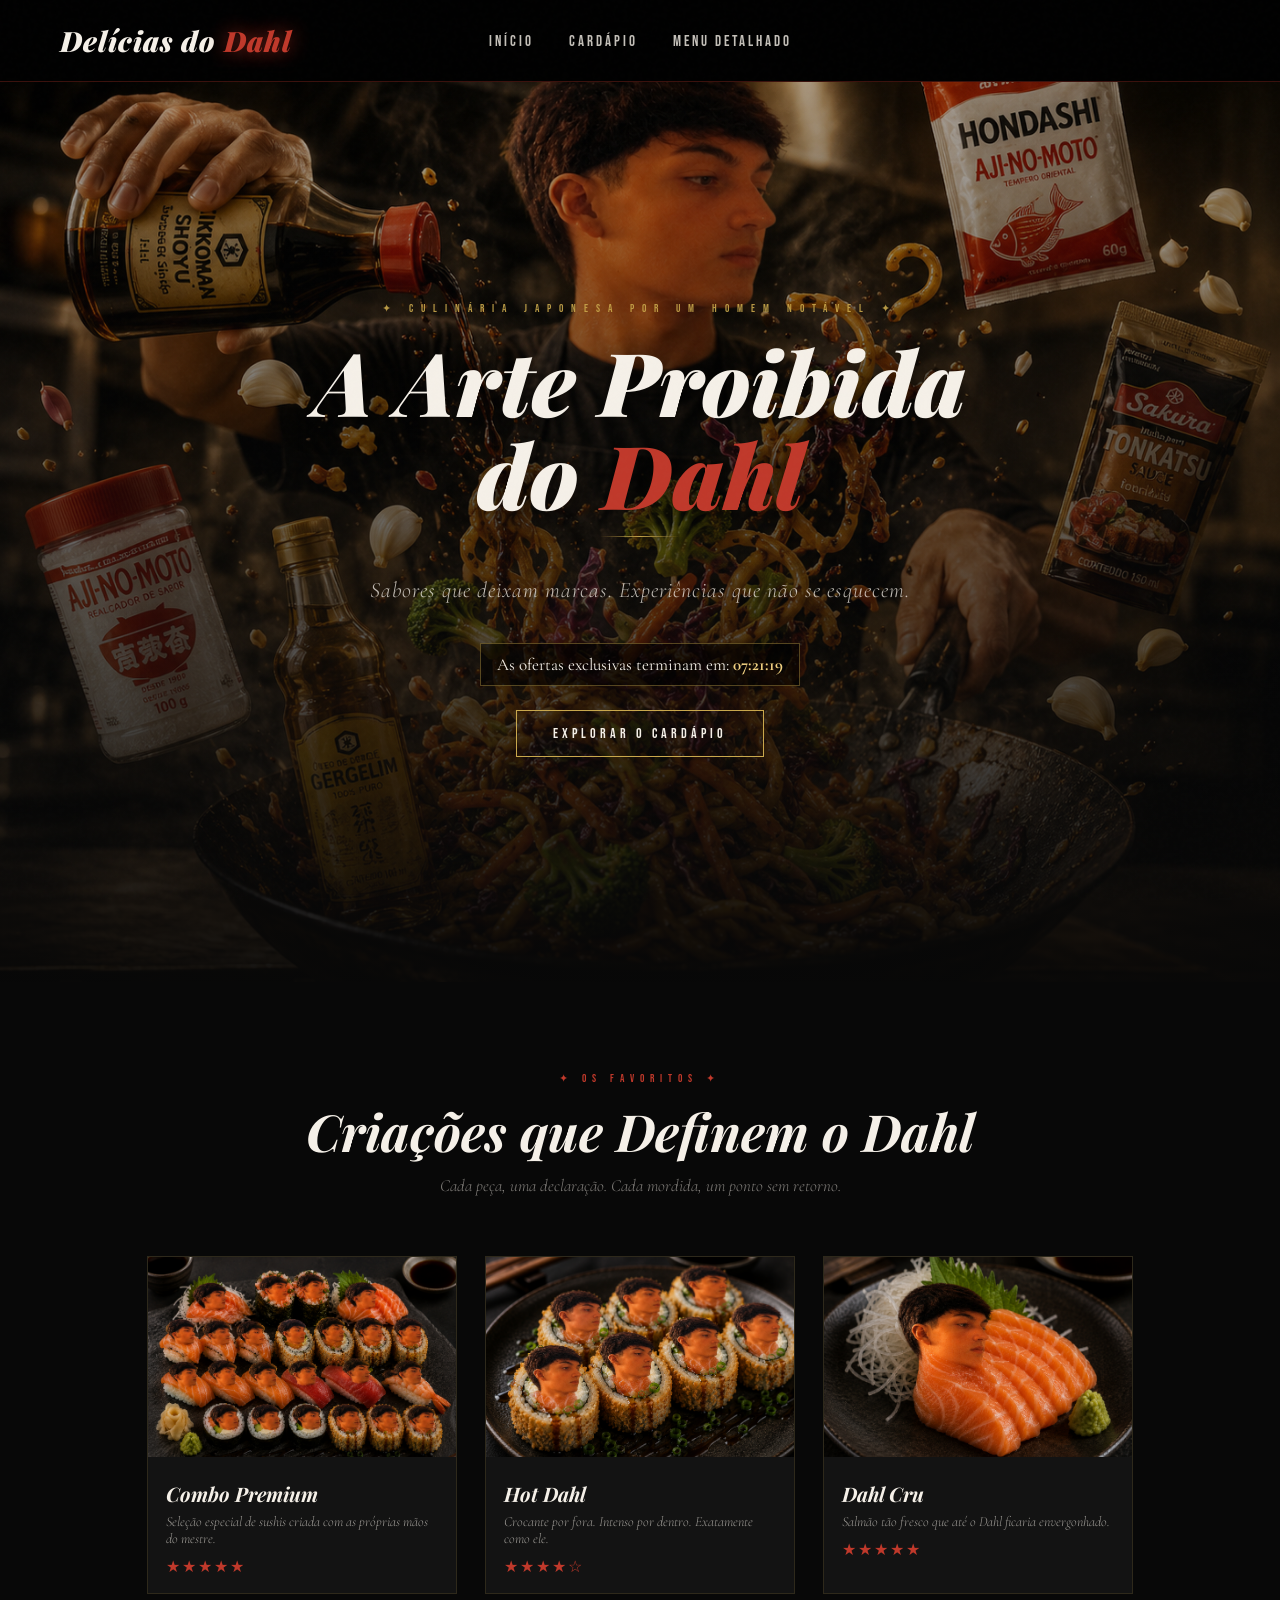
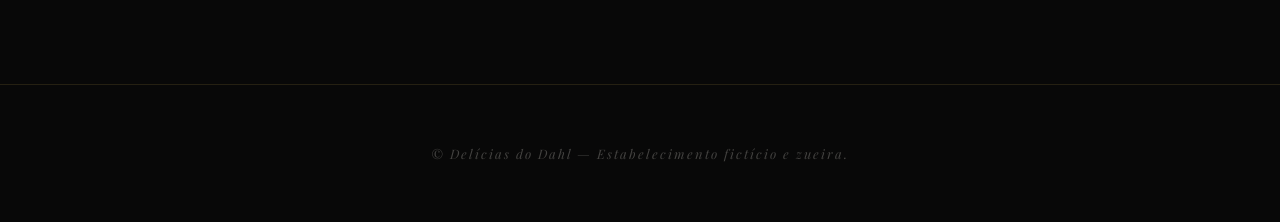
<file: index.html>
<!DOCTYPE html>
<html lang="pt-br">
<head>
    <meta charset="UTF-8">
    <meta name="viewport" content="width=device-width, initial-scale=1.0">
    <title>Delícias do Dahl</title>
    <link rel="stylesheet" href="style.css">
    <link rel="preconnect" href="https://fonts.googleapis.com">
    <link href="https://fonts.googleapis.com/css2?family=Playfair+Display:ital,wght@0,700;0,900;1,700&family=Cormorant+Garamond:ital,wght@0,300;0,500;1,300;1,500&family=Bebas+Neue&display=swap" rel="stylesheet">
</head>
<body>

<header>
    <nav class="navecabeção">
        <h1><em>Delícias do <span>Dahl</span></em></h1>
        <ul>
            <li><a href="index.html">Início</a></li>
            <li><a href="cardapio.html">Cardápio</a></li>
            <li><a href="menu-detalhado.html">Menu Detalhado</a></li>
        </ul>
    </nav>
</header>

<main>

    <section class="hero">
        <div class="hero-content">
            <p class="hero-tagline">✦ Culinária Japonesa por um Homem Notável ✦</p>
            <h2>A Arte Proibida<br>do <em>Dahl</em></h2>
            <div class="hero-divider"></div>
            <p class="hero-sub">Sabores que deixam marcas. Experiências que não se esquecem.</p>
            <p class="oferta" aria-live="polite">As ofertas exclusivas terminam em: <strong id="contador">--:--:--</strong></p>
            <a href="cardapio.html" class="btn">Explorar o Cardápio</a>
        </div>
    </section>

    <section class="destaques">
        <div class="section-header">
            <span class="section-label">✦ os favoritos ✦</span>
            <h2>Criações que Definem o Dahl</h2>
            <p class="section-sub">Cada peça, uma declaração. Cada mordida, um ponto sem retorno.</p>
        </div>

        <div class="cards">

            <div class="card">
                <img src="ComboDahl.png" alt="Combo Premium">
                <h3>Combo Premium</h3>
                <p>Seleção especial de sushis criada com as próprias mãos do mestre.</p>
                <span>★★★★★</span>
            </div>

            <div class="card">
                <img src="HotDahl.png" alt="Hot Dahl">
                <h3>Hot Dahl</h3>
                <p>Crocante por fora. Intenso por dentro. Exatamente como ele.</p>
                <span>★★★★☆</span>
            </div>

            <div class="card">
                <img src="SashimiDahl.png" alt="Sashimi de Salmão">
                <h3>Dahl Cru</h3>
                <p>Salmão tão fresco que até o Dahl ficaria envergonhado.</p>
                <span>★★★★★</span>
            </div>

        </div>

    </section>

</main>

<footer class="rodape-drama">
    <p>© Delícias do Dahl — Estabelecimento fictício e zueira.</p>
</footer>

<script src="index.js"></script>
</body>
</html>
</file>
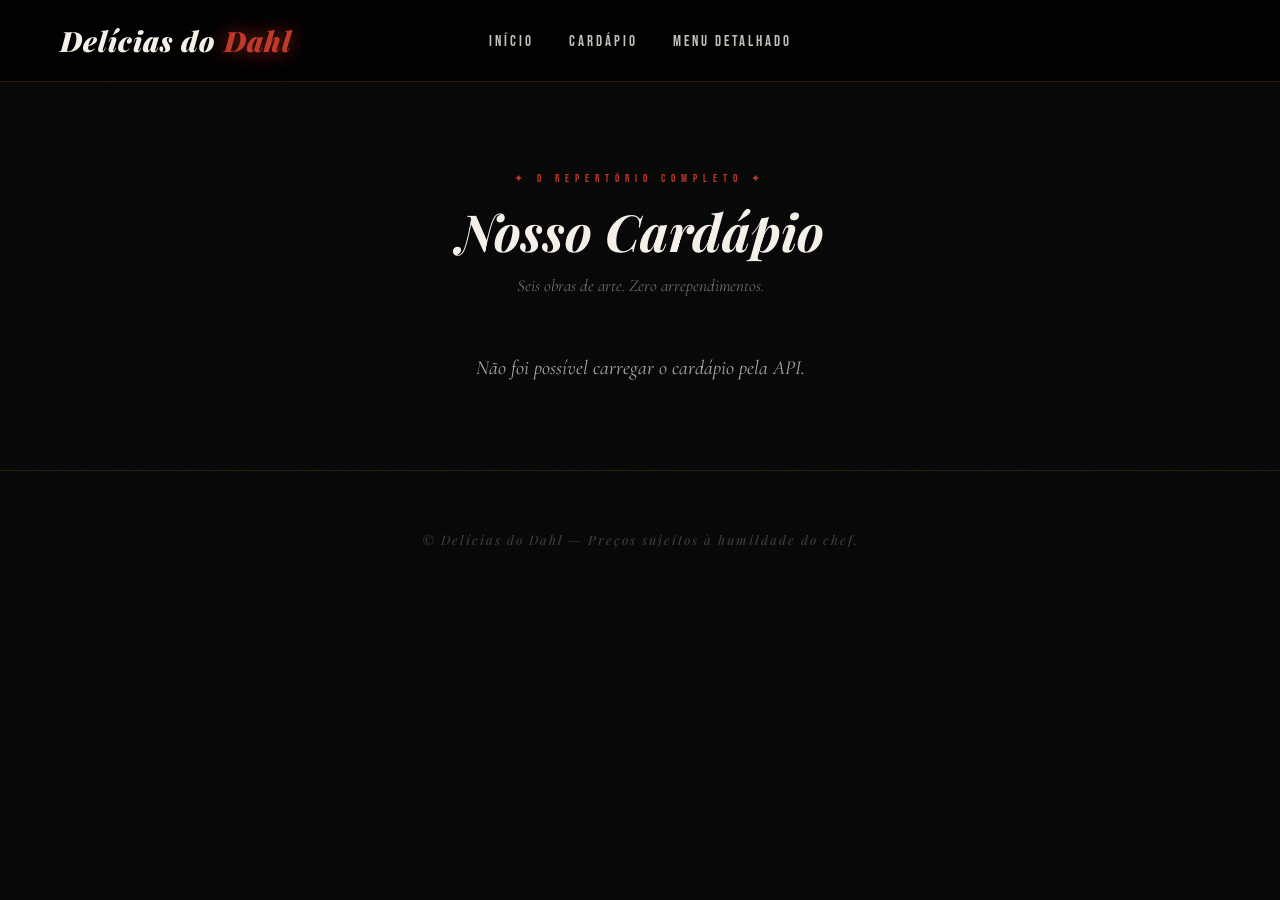
<file: cardapio.html>
<!DOCTYPE html>
<html lang="pt-br">
<head><meta charset="UTF-8"><meta name="viewport" content="width=device-width, initial-scale=1.0"><title>Cardápio — Delícias do Dahl</title><link rel="stylesheet" href="style.css"></head>
<body>
<header><nav class="navecabeção"><h1><em>Delícias do <span>Dahl</span></em></h1><ul><li><a href="index.html">Início</a></li><li><a href="cardapio.html">Cardápio</a></li><li><a href="menu-detalhado.html">Menu Detalhado</a></li></ul></nav></header>
<main><section class="menu"><div class="section-header"><span class="section-label">✦ o repertório completo ✦</span><h2>Nosso Cardápio</h2><p class="section-sub">Seis obras de arte. Zero arrependimentos.</p></div><p id="mensagem-cardapio" class="mensagem" aria-live="polite">Carregando cardápio...</p><div class="cards" id="lista-produtos"></div></section></main>
<footer class="rodape-drama"><p>© Delícias do Dahl — Preços sujeitos à humildade do chef.</p></footer><script src="cardapio.js"></script>
</body>
</html>
</file>
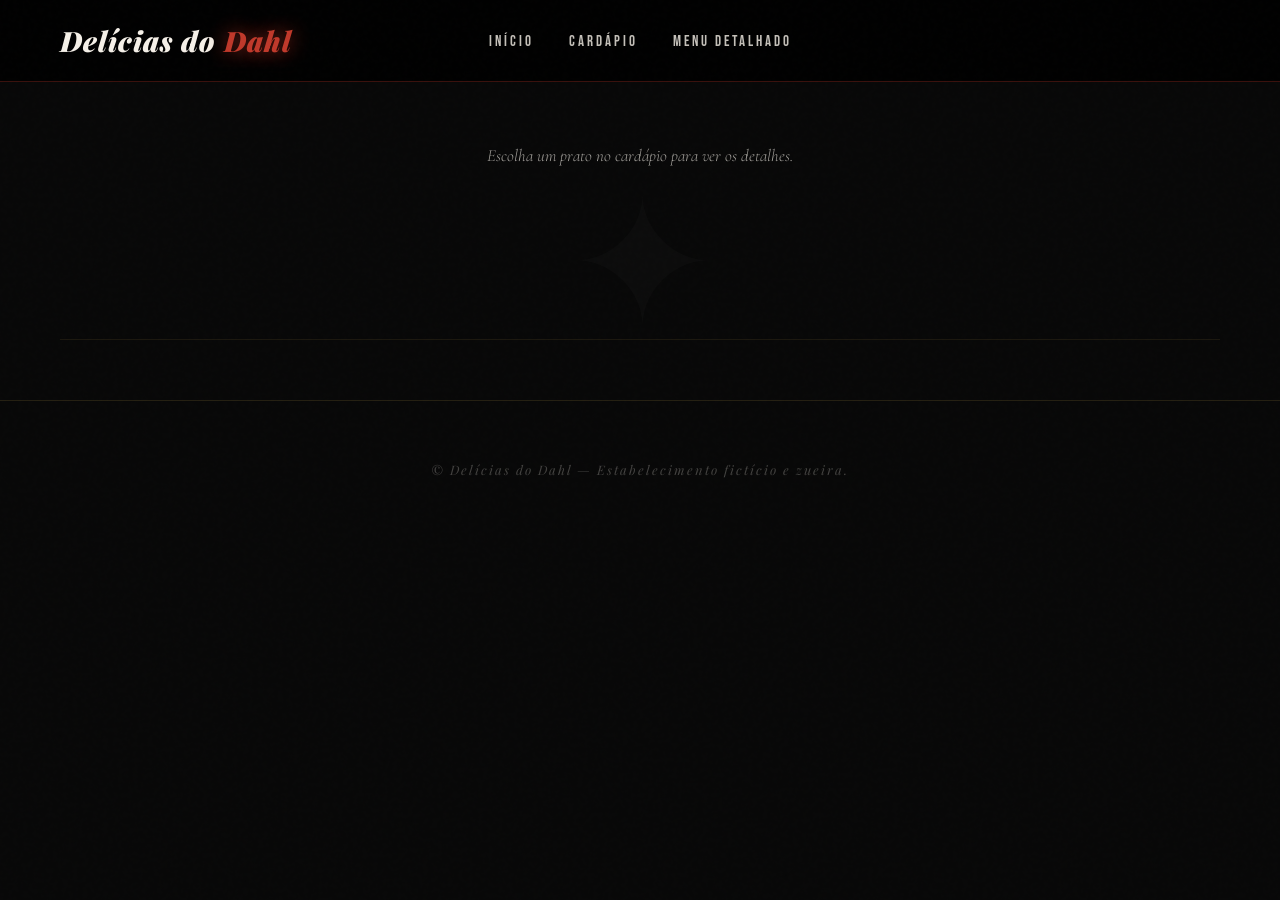
<file: menu-detalhado.html>
<!DOCTYPE html>
<html lang="pt-br">
<head><meta charset="UTF-8"><meta name="viewport" content="width=device-width, initial-scale=1.0"><title>Menu Detalhado — Delícias do Dahl</title><link rel="stylesheet" href="style.css"></head>
<body>
<header><nav class="navecabeção"><h1><em>Delícias do <span>Dahl</span></em></h1><ul><li><a href="index.html">Início</a></li><li><a href="cardapio.html">Cardápio</a></li><li><a href="menu-detalhado.html">Menu Detalhado</a></li></ul></nav></header>
<main class="menu-detalhado"><p id="mensagem-detalhes" class="mensagem" aria-live="polite">Carregando detalhes...</p><section id="produto-detalhe" data-numero="✦"></section></main>
<footer class="rodape-drama"><p>© Delícias do Dahl — Estabelecimento fictício e zueira.</p></footer><script src="detalhes.js"></script>
</body>
</html>
</file>
<file: style.css>
@import url('https://fonts.googleapis.com/css2?family=Playfair+Display:ital,wght@0,700;0,900;1,700&family=Cormorant+Garamond:ital,wght@0,300;0,500;1,300;1,500&family=Bebas+Neue&display=swap');

* {
    margin: 0;
    padding: 0;
    box-sizing: border-box;
}

:root {
    --vermelho: #c0392b;
    --vermelho-escuro: #7b1010;
    --dourado: #c9a84c;
    --dourado-claro: #f0d080;
    --preto: #080808;
    --preto-medio: #131313;
    --branco: #f5f0e8;
}

body {
    font-family: 'Cormorant Garamond', serif;
    background-color: var(--preto);
    color: var(--branco);
    cursor: default;
    overflow-x: hidden;
}

body::before {
    content: '';
    position: fixed;
    inset: 0;
    background-image: url("data:image/svg+xml,%3Csvg viewBox='0 0 200 200' xmlns='http://www.w3.org/2000/svg'%3E%3Cfilter id='n'%3E%3CfeTurbulence type='fractalNoise' baseFrequency='0.9' numOctaves='4' stitchTiles='stitch'/%3E%3C/filter%3E%3Crect width='100%25' height='100%25' filter='url(%23n)' opacity='0.04'/%3E%3C/svg%3E");
    pointer-events: none;
    z-index: 9999;
    opacity: 0.35;
}

.navecabeção {
    display: flex;
    align-items: center;
    justify-content: space-between;
    padding: 22px 60px;
    background: linear-gradient(180deg, #000 0%, rgba(0,0,0,0.85) 100%);
    border-bottom: 1px solid rgba(192, 57, 43, 0.3);
    position: sticky;
    top: 0;
    z-index: 100;
    backdrop-filter: blur(10px);
}

.navecabeção h1 {
    font-family: 'Playfair Display', serif;
    font-size: 28px;
    font-weight: 900;
    font-style: italic;
    color: var(--branco);
    letter-spacing: 1px;
}

.navecabeção h1 span {
    color: var(--vermelho);
    text-shadow: 0 0 20px rgba(192,57,43,0.8);
}

.navecabeção ul {
    display: flex;
    list-style: none;
    gap: 35px;
    position: absolute;
    left: 50%;
    transform: translateX(-50%);
}

.navecabeção a {
    text-decoration: none;
    color: var(--branco);
    font-family: 'Bebas Neue', sans-serif;
    font-size: 15px;
    letter-spacing: 3px;
    transition: 0.3s;
    opacity: 0.8;
}

.navecabeção a:hover {
    color: var(--dourado);
    opacity: 1;
    text-shadow: 0 0 12px rgba(201, 168, 76, 0.6);
}

.hero {
    height: 100vh;
    display: flex;
    flex-direction: column;
    justify-content: center;
    align-items: center;
    background-image: url(Espaguetão.png);
    background-size: cover;
    background-position: center;
    text-align: center;
    position: relative;
    overflow: hidden;
}

.hero::before {
    content: '';
    position: absolute;
    inset: 0;
    background: linear-gradient(
        180deg,
        rgba(0,0,0,0.3) 0%,
        rgba(8,8,8,0.6) 50%,
        rgba(8,8,8,0.95) 100%
    );
}

.hero-content {
    position: relative;
    z-index: 2;
    animation: fadeUp 1.2s ease forwards;
}

@keyframes fadeUp {
    from { opacity: 0; transform: translateY(40px); }
    to { opacity: 1; transform: translateY(0); }
}

.hero-tagline {
    font-family: 'Bebas Neue', sans-serif;
    font-size: 11px;
    letter-spacing: 8px;
    color: var(--dourado);
    text-transform: uppercase;
    margin-bottom: 20px;
    opacity: 0.9;
}

.hero h2 {
    font-family: 'Playfair Display', serif;
    font-size: clamp(42px, 7vw, 88px);
    font-weight: 900;
    font-style: italic;
    line-height: 1.05;
    text-shadow: 2px 4px 30px rgba(0,0,0,0.9);
    max-width: 900px;
    margin-bottom: 16px;
}

.hero h2 em {
    color: var(--vermelho);
    font-style: italic;
}

.hero-sub {
    font-family: 'Cormorant Garamond', serif;
    font-size: 22px;
    font-style: italic;
    font-weight: 300;
    color: rgba(245,240,232,0.75);
    margin-bottom: 40px;
    letter-spacing: 1px;
}

.oferta {
    margin: 0 auto 24px;
    padding: 10px 16px;
    width: fit-content;
    color: var(--branco);
    background: rgba(0, 0, 0, 0.58);
    border: 1px solid rgba(201,168,76,0.4);
    font-size: 17px;
}

.oferta strong { color: var(--dourado-claro); }

.mensagem {
    text-align: center;
    font-size: 20px;
    font-style: italic;
    color: rgba(245,240,232,0.7);
}

.hero-divider {
    width: 80px;
    height: 1px;
    background: linear-gradient(90deg, transparent, var(--dourado), transparent);
    margin: 0 auto 40px;
}

.btn {
    display: inline-block;
    background: transparent;
    color: var(--branco);
    border: 1px solid var(--dourado);
    padding: 14px 36px;
    text-decoration: none;
    font-family: 'Bebas Neue', sans-serif;
    font-size: 14px;
    letter-spacing: 4px;
    transition: 0.4s;
    position: relative;
    overflow: hidden;
}

.btn::before {
    content: '';
    position: absolute;
    inset: 0;
    background: var(--vermelho);
    transform: scaleX(0);
    transform-origin: left;
    transition: transform 0.4s ease;
    z-index: -1;
}

.btn:hover {
    border-color: var(--vermelho);
    color: white;
    text-shadow: none;
}

.btn:hover::before {
    transform: scaleX(1);
}

.destaques,
.menu {
    padding: 90px 60px;
}

.section-header {
    text-align: center;
    margin-bottom: 60px;
}

.section-label {
    font-family: 'Bebas Neue', sans-serif;
    font-size: 11px;
    letter-spacing: 6px;
    color: var(--vermelho);
    display: block;
    margin-bottom: 12px;
}

.destaques h2,
.menu h2 {
    font-family: 'Playfair Display', serif;
    font-size: clamp(32px, 4vw, 52px);
    font-weight: 700;
    font-style: italic;
    text-align: center;
    margin-bottom: 10px;
}

.section-sub {
    font-size: 17px;
    font-style: italic;
    font-weight: 300;
    color: rgba(245,240,232,0.5);
    text-align: center;
    margin-top: 8px;
}

.cards {
    display: flex;
    justify-content: center;
    gap: 28px;
    flex-wrap: wrap;
}

.card {
    width: 310px;
    background-color: var(--preto-medio);
    border: 1px solid rgba(201,168,76,0.15);
    overflow: hidden;
    transition: 0.4s;
    position: relative;
}

.card::after {
    content: '';
    position: absolute;
    bottom: 0;
    left: 0;
    right: 0;
    height: 2px;
    background: linear-gradient(90deg, transparent, var(--vermelho), transparent);
    transform: scaleX(0);
    transition: 0.4s;
}

.card:hover {
    transform: translateY(-8px);
    border-color: rgba(201,168,76,0.4);
    box-shadow: 0 20px 60px rgba(192,57,43,0.2);
}

.card:hover::after {
    transform: scaleX(1);
}

.card img {
    width: 100%;
    height: 200px;
    object-fit: cover;
    transition: 0.4s;
}

.card:hover img {
    transform: scale(1.03);
}

.card h3 {
    font-family: 'Playfair Display', serif;
    font-size: 20px;
    font-style: italic;
    margin: 18px 18px 6px;
}

.card p {
    font-size: 14px;
    font-weight: 300;
    color: rgba(245,240,232,0.6);
    font-style: italic;
    margin: 0 18px 10px;
}

.card strong {
    display: block;
    font-family: 'Bebas Neue', sans-serif;
    font-size: 22px;
    color: var(--dourado);
    letter-spacing: 2px;
    margin: 0 18px 16px;
}

.card span {
    display: block;
    margin: 0 18px 16px;
    color: var(--vermelho);
    font-size: 16px;
    letter-spacing: 2px;
}

.card .btn {
    display: block;
    margin: 0 18px 18px;
    text-align: center;
    font-size: 11px;
    padding: 10px 20px;
}

.menu-detalhado {
    padding: 60px;
}

.menu-detalhado section {
    display: flex;
    align-items: center;
    gap: 60px;
    padding: 70px 0;
    border-bottom: 1px solid rgba(201,168,76,0.1);
    position: relative;
}

.menu-detalhado section:nth-child(even) {
    flex-direction: row-reverse;
}

.menu-detalhado section::before {
    content: attr(data-numero);
    position: absolute;
    top: 50%;
    left: 50%;
    transform: translate(-50%, -50%);
    font-family: 'Bebas Neue', sans-serif;
    font-size: 180px;
    color: rgba(255,255,255,0.02);
    pointer-events: none;
    letter-spacing: -5px;
}

.menu-detalhado img {
    width: 420px;
    height: 300px;
    object-fit: cover;
    transition: 0.6s;
    flex-shrink: 0;
}

.menu-detalhado img:hover {
    transform: scale(1.03);
}

.menu-detalhado .prato-info {
    flex: 1;
}

.prato-numero {
    font-family: 'Bebas Neue', sans-serif;
    font-size: 11px;
    letter-spacing: 5px;
    color: var(--vermelho);
    display: block;
    margin-bottom: 10px;
}

.menu-detalhado h2 {
    font-family: 'Playfair Display', serif;
    font-size: clamp(28px, 3vw, 44px);
    font-style: italic;
    font-weight: 900;
    margin-bottom: 16px;
    line-height: 1.1;
}

.menu-detalhado p {
    font-size: 17px;
    font-weight: 300;
    font-style: italic;
    color: rgba(245,240,232,0.65);
    line-height: 1.7;
    margin-bottom: 28px;
}

.prato-preco {
    font-family: 'Bebas Neue', sans-serif;
    font-size: 32px;
    color: var(--dourado);
    letter-spacing: 3px;
    display: block;
    margin-bottom: 24px;
}

.pedido {
    padding: 14px 36px;
    border: none;
    background: var(--vermelho);
    color: white;
    font-family: 'Bebas Neue', sans-serif;
    font-size: 15px;
    letter-spacing: 4px;
    cursor: pointer;
    position: relative;
    overflow: hidden;
    transition: 0.3s;
}

.pedido::after {
    content: '';
    position: absolute;
    inset: 0;
    background: linear-gradient(45deg, transparent 30%, rgba(255,255,255,0.1) 50%, transparent 70%);
    transform: translateX(-100%);
    transition: 0.5s;
}

.pedido:hover {
    background: var(--vermelho-escuro);
    letter-spacing: 6px;
}

.pedido:hover::after {
    transform: translateX(100%);
}

.rodape-drama {
    text-align: center;
    padding: 60px;
    border-top: 1px solid rgba(201,168,76,0.15);
    font-family: 'Playfair Display', serif;
    font-size: 13px;
    font-style: italic;
    color: rgba(245,240,232,0.25);
    letter-spacing: 2px;
}

@media (max-width: 768px) {

    
    .navecabeção {
        flex-direction: column;
        align-items: stretch;
        padding: 14px 16px 12px;
        gap: 14px;
        background: rgba(0, 0, 0, 0.92);
    }

    .navecabeção ul {
        position: static;
        transform: none;
        display: grid;
        grid-template-columns: repeat(3, 1fr);
        gap: 8px;
        width: 100%;
    }

    .navecabeção h1 {
        font-size: 24px;
        text-align: center;
        line-height: 1;
    }

    .navecabeção a {
        display: flex;
        align-items: center;
        justify-content: center;
        min-height: 38px;
        padding: 8px 6px;
        border: 1px solid rgba(201,168,76,0.16);
        background: rgba(255,255,255,0.03);
        font-size: 12px;
        letter-spacing: 1.8px;
        line-height: 1.05;
        text-align: center;
    }

    
    .hero {
        min-height: calc(100svh - 118px);
        height: auto;
        padding: 72px 20px 54px;
        background-position: center top;
    }

    .hero::before {
        background: linear-gradient(
            180deg,
            rgba(0,0,0,0.38) 0%,
            rgba(8,8,8,0.78) 58%,
            rgba(8,8,8,0.98) 100%
        );
    }

    .hero-content {
        width: min(100%, 430px);
    }

    .hero h2 {
        font-size: clamp(38px, 12vw, 58px);
        line-height: 0.98;
        margin-bottom: 14px;
    }

    .hero-sub {
        max-width: 300px;
        margin: 0 auto 30px;
        font-size: 18px;
        line-height: 1.35;
    }

    .hero-tagline {
        max-width: 290px;
        margin: 0 auto 18px;
        font-size: 10px;
        letter-spacing: 3px;
        line-height: 1.45;
    }

    .hero-divider {
        margin-bottom: 28px;
    }

    .btn {
        width: 100%;
        max-width: 320px;
        padding: 14px 18px;
        text-align: center;
        font-size: 13px;
        letter-spacing: 3px;
    }

    
    .destaques,
    .menu {
        padding: 56px 16px;
    }

    .section-header {
        margin-bottom: 32px;
    }

    .section-label {
        font-size: 10px;
        letter-spacing: 4px;
        line-height: 1.3;
    }

    .destaques h2,
    .menu h2 {
        font-size: clamp(30px, 9vw, 42px);
        line-height: 1.05;
    }

    .section-sub {
        max-width: 320px;
        margin: 10px auto 0;
        font-size: 16px;
        line-height: 1.35;
    }

    
    .cards {
        flex-direction: column;
        align-items: center;
        gap: 18px;
    }

    .card {
        width: 100%;
        max-width: 430px;
        border-color: rgba(201,168,76,0.22);
        background: linear-gradient(180deg, #171717 0%, #0f0f0f 100%);
        box-shadow: 0 16px 42px rgba(0,0,0,0.32);
    }

    .card:hover {
        transform: none;
    }

    .card img {
        height: 220px;
    }

    .card h3 {
        margin: 18px 18px 8px;
        font-size: 24px;
        line-height: 1.1;
    }

    .card p {
        min-height: 0;
        font-size: 16px;
        line-height: 1.35;
    }

    .card strong {
        margin-top: 14px;
        font-size: 26px;
    }

    .card span {
        font-size: 15px;
    }

    .card .btn {
        width: calc(100% - 36px);
        max-width: none;
    }

    
    .menu-detalhado {
        padding: 18px 16px 36px;
    }

    .menu-detalhado section {
        flex-direction: column !important;
        align-items: stretch;
        gap: 0;
        padding: 0;
        margin-bottom: 22px;
        border: 1px solid rgba(201,168,76,0.16);
        background: linear-gradient(180deg, #171717 0%, #101010 100%);
        overflow: hidden;
    }

    .menu-detalhado section::before {
        top: auto;
        right: 14px;
        bottom: 8px;
        left: auto;
        transform: none;
        font-size: 96px;
        line-height: 0.8;
        color: rgba(255,255,255,0.035);
    }

    .menu-detalhado img {
        width: 100%;
        height: 230px;
        flex-shrink: unset;
    }

    .menu-detalhado .prato-info {
        padding: 22px 18px 20px;
        position: relative;
        z-index: 1;
    }

    .menu-detalhado h2 {
        font-size: clamp(30px, 9vw, 40px);
        margin-bottom: 12px;
    }

    .menu-detalhado p {
        font-size: 16px;
        line-height: 1.55;
        margin-bottom: 22px;
    }

    .prato-preco {
        font-size: 30px;
    }

    
    .rodape-drama {
        padding: 30px 20px;
        font-size: 11px;
        line-height: 1.5;
        letter-spacing: 1.2px;
    }

    
    .pedido {
        width: 100%;
        min-height: 48px;
        text-align: center;
        font-size: 14px;
        letter-spacing: 3px;
    }
}

@media (max-width: 480px) {
    .navecabeção h1 {
        font-size: 21px;
    }

    .navecabeção a {
        min-height: 36px;
        padding: 7px 5px;
        font-size: 10px;
        letter-spacing: 1.2px;
    }

    .hero h2 {
        font-size: clamp(34px, 13vw, 48px);
    }

    .hero-sub {
        font-size: 16px;
    }

    .btn {
        max-width: none;
        padding: 13px 14px;
        font-size: 11px;
        letter-spacing: 2.4px;
    }

    .card img,
    .menu-detalhado img {
        height: 200px;
    }

    .card h3 {
        font-size: 22px;
    }

    .menu-detalhado .prato-info {
        padding: 20px 16px 18px;
    }

    .menu-detalhado p {
        font-size: 15px;
    }
}
</file>
